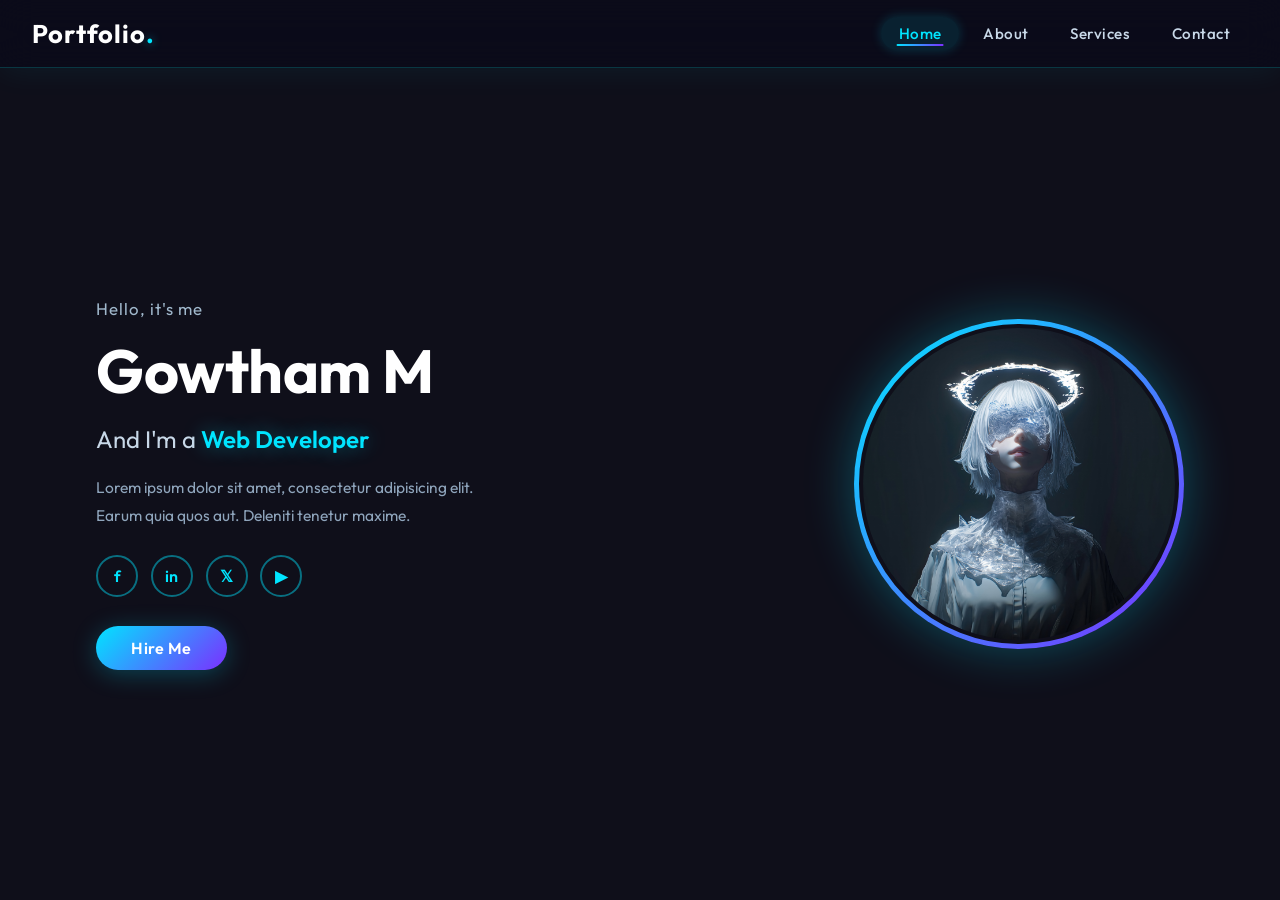
<file: index.html>
<!DOCTYPE html>
<html lang="en">

<head>
    <meta charset="UTF-8">
    <meta name="viewport" content="width=device-width, initial-scale=1.0">
    <title>Portfolio</title>
    <link rel="preconnect" href="https://fonts.googleapis.com">
    <link href="https://fonts.googleapis.com/css2?family=Outfit:wght@300;400;600;700&display=swap" rel="stylesheet">
    <link rel="stylesheet" href="style.css">
</head>

<body>
    <nav class="navbar">
        <a href="Home.html" class="nav-logo">Portfolio<span>.</span></a>
        <button class="hamburger" id="hamburger" aria-label="Toggle menu">
            <span></span><span></span><span></span>
        </button>
        <ul class="nav-links" id="navLinks">
            <li><a href="Home.html" class="active">Home</a></li>
            <li><a href="About.html">About</a></li>
            <li><a href="Service.html">Services</a></li>
            <li><a href="Contact.html">Contact</a></li>
        </ul>
        <div class="nav-overlay" id="navOverlay"></div>
    </nav>
    <script>
        const ham = document.getElementById('hamburger');
        const nav = document.getElementById('navLinks');
        const overlay = document.getElementById('navOverlay');
        ham.addEventListener('click', () => { nav.classList.toggle('open'); overlay.classList.toggle('show'); ham.classList.toggle('active'); });
        overlay.addEventListener('click', () => { nav.classList.remove('open'); overlay.classList.remove('show'); ham.classList.remove('active'); });
    </script>
    <section class="hero">
        <div class="hero-text">
            <p class="hero-greeting">Hello, it's me</p>
            <h1 class="hero-name">Gowtham M</h1>
            <h2 class="hero-role">And I'm a <span class="highlight">Web Developer</span></h2>
            <p class="hero-desc">Lorem ipsum dolor sit amet, consectetur adipisicing elit.<br>
                Earum quia quos aut. Deleniti tenetur maxime.</p>
            <div class="hero-socials">
                <a href="#" class="social-btn" title="Facebook">f</a>
                <a href="#" class="social-btn" title="LinkedIn">in</a>
                <a href="#" class="social-btn" title="Twitter">𝕏</a>
                <a href="#" class="social-btn" title="YouTube">▶</a>
            </div>
            <a href="Contact.html" class="hire-btn">Hire Me</a>
        </div>
        <div class="hero-photo">
            <div class="photo-ring">
                <div class="photo"></div>
            </div>
        </div>
    </section>

</body>

</html>
</file>
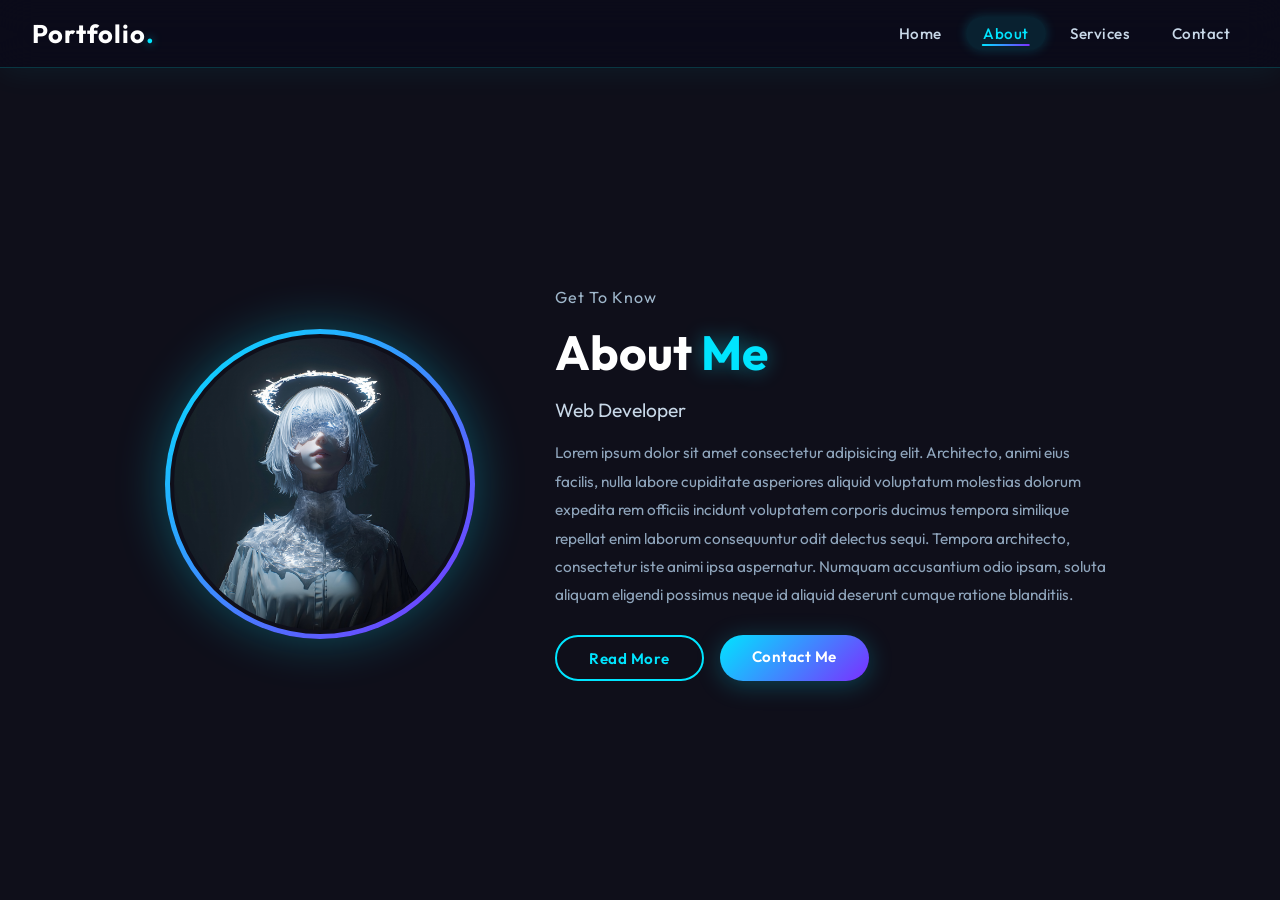
<file: About.html>
<!DOCTYPE html>
<html lang="en">

<head>
    <meta charset="UTF-8">
    <meta name="viewport" content="width=device-width, initial-scale=1.0">
    <title>About</title>
    <link rel="preconnect" href="https://fonts.googleapis.com">
    <link href="https://fonts.googleapis.com/css2?family=Outfit:wght@300;400;600;700&display=swap" rel="stylesheet">
    <link rel="stylesheet" href="About.css">
</head>

<body>
    <nav class="navbar">
        <a href="Home.html" class="nav-logo">Portfolio<span>.</span></a>
        <button class="hamburger" id="hamburger" aria-label="Toggle menu">
            <span></span><span></span><span></span>
        </button>
        <ul class="nav-links" id="navLinks">
            <li><a href="Home.html">Home</a></li>
            <li><a href="About.html" class="active">About</a></li>
            <li><a href="Service.html">Services</a></li>
            <li><a href="Contact.html">Contact</a></li>
        </ul>
        <div class="nav-overlay" id="navOverlay"></div>
    </nav>
    <script>
        const ham = document.getElementById('hamburger');
        const nav = document.getElementById('navLinks');
        const overlay = document.getElementById('navOverlay');
        ham.addEventListener('click', () => { nav.classList.toggle('open'); overlay.classList.toggle('show'); ham.classList.toggle('active'); });
        overlay.addEventListener('click', () => { nav.classList.remove('open'); overlay.classList.remove('show'); ham.classList.remove('active'); });
    </script>
    <section class="about-section">
        <div class="about-photo">
            <div class="photo-ring">
                <div class="photo"></div>
            </div>
        </div>
        <div class="about-text">
            <p class="section-label">Get To Know</p>
            <h1 class="about-title">About <span class="highlight">Me</span></h1>
            <h2 class="about-role">Web Developer</h2>
            <p class="about-desc">Lorem ipsum dolor sit amet consectetur adipisicing elit. Architecto, animi eius
                facilis, nulla labore cupiditate asperiores aliquid voluptatum molestias dolorum expedita rem
                officiis incidunt voluptatem corporis ducimus tempora similique repellat enim laborum consequuntur
                odit delectus sequi. Tempora architecto, consectetur iste animi ipsa aspernatur. Numquam accusantium
                odio ipsam, soluta aliquam eligendi possimus neque id aliquid deserunt cumque ratione blanditiis.</p>
            <div class="about-actions">
                <a href="#" class="read-btn">Read More</a>
                <a href="Contact.html" class="hire-btn">Contact Me</a>
            </div>
        </div>
    </section>


</body>

</html>
</file>
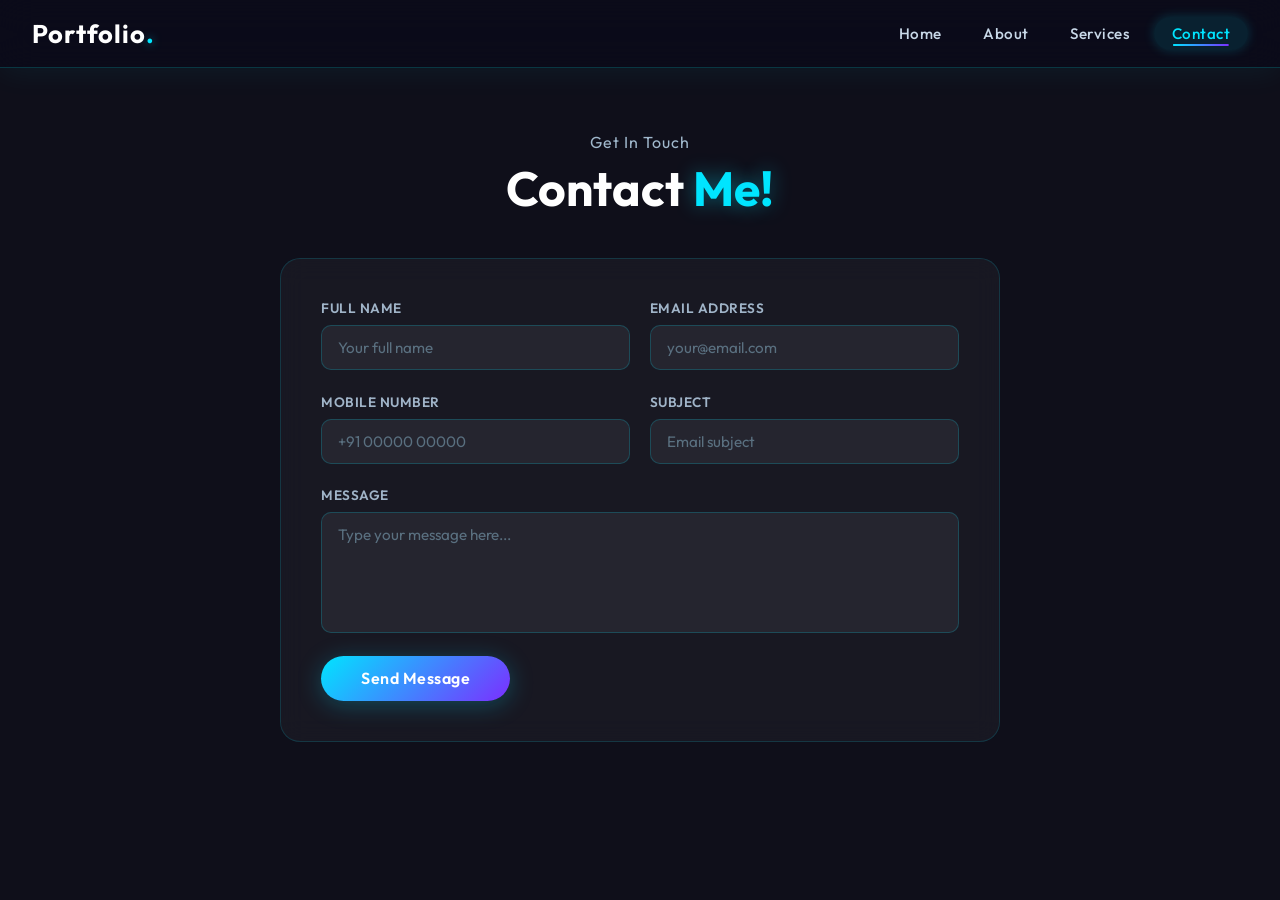
<file: Contact.html>
<!DOCTYPE html>
<html lang="en">

<head>
    <meta charset="UTF-8">
    <meta name="viewport" content="width=device-width, initial-scale=1.0">
    <title>Contact</title>
    <link rel="preconnect" href="https://fonts.googleapis.com">
    <link href="https://fonts.googleapis.com/css2?family=Outfit:wght@300;400;600;700&display=swap" rel="stylesheet">
    <link rel="stylesheet" href="Contact.css">
</head>

<body>
    <nav class="navbar">
        <a href="Home.html" class="nav-logo">Portfolio<span>.</span></a>
        <button class="hamburger" id="hamburger" aria-label="Toggle menu">
            <span></span><span></span><span></span>
        </button>
        <ul class="nav-links" id="navLinks">
            <li><a href="Home.html">Home</a></li>
            <li><a href="About.html">About</a></li>
            <li><a href="Service.html">Services</a></li>
            <li><a href="Contact.html" class="active">Contact</a></li>
        </ul>
        <div class="nav-overlay" id="navOverlay"></div>
    </nav>
    <script>
        const ham = document.getElementById('hamburger');
        const nav = document.getElementById('navLinks');
        const overlay = document.getElementById('navOverlay');
        ham.addEventListener('click', () => { nav.classList.toggle('open'); overlay.classList.toggle('show'); ham.classList.toggle('active'); });
        overlay.addEventListener('click', () => { nav.classList.remove('open'); overlay.classList.remove('show'); ham.classList.remove('active'); });
    </script>
    <section class="contact-section">
        <div class="contact-header">
            <p class="section-label">Get In Touch</p>
            <h1 class="contact-title">Contact <span class="highlight">Me!</span></h1>
        </div>
        <div class="contact-card">
            <form class="contact-form" onsubmit="return false;">
                <div class="form-row">
                    <div class="form-group">
                        <label>Full Name</label>
                        <input type="text" placeholder="Your full name">
                    </div>
                    <div class="form-group">
                        <label>Email Address</label>
                        <input type="email" placeholder="your@email.com">
                    </div>
                </div>
                <div class="form-row">
                    <div class="form-group">
                        <label>Mobile Number</label>
                        <input type="number" placeholder="+91 00000 00000">
                    </div>
                    <div class="form-group">
                        <label>Subject</label>
                        <input type="text" placeholder="Email subject">
                    </div>
                </div>
                <div class="form-group full-width">
                    <label>Message</label>
                    <textarea placeholder="Type your message here..." rows="5"></textarea>
                </div>
                <button type="submit" class="send-btn">Send Message</button>
            </form>
        </div>
    </section>

</body>

</html>
</file>
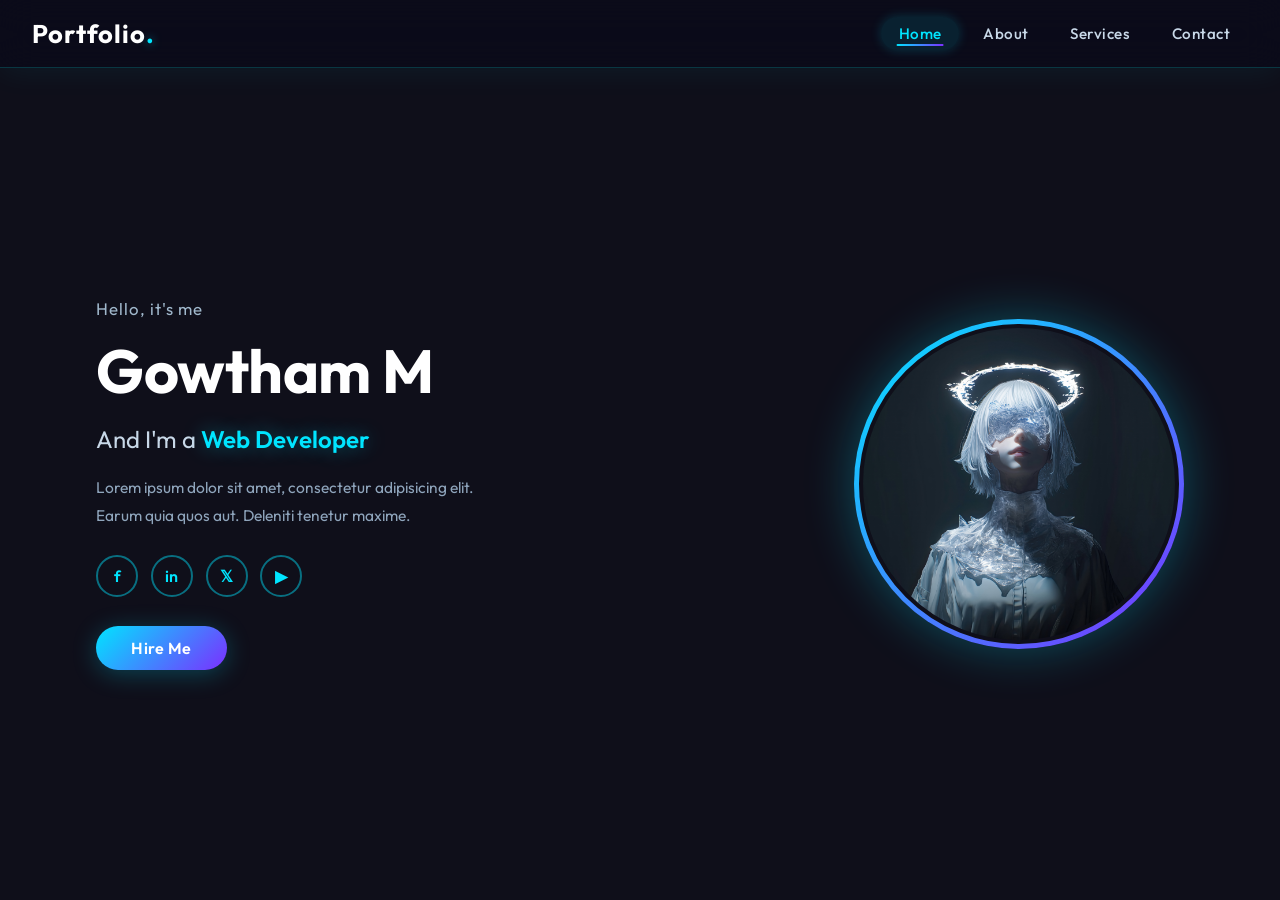
<file: Home.html>
<!DOCTYPE html>
<html lang="en">

<head>
    <meta charset="UTF-8">
    <meta name="viewport" content="width=device-width, initial-scale=1.0">
    <title>Portfolio</title>
    <link rel="preconnect" href="https://fonts.googleapis.com">
    <link href="https://fonts.googleapis.com/css2?family=Outfit:wght@300;400;600;700&display=swap" rel="stylesheet">
    <link rel="stylesheet" href="style.css">
</head>

<body>
    <nav class="navbar">
        <a href="Home.html" class="nav-logo">Portfolio<span>.</span></a>
        <button class="hamburger" id="hamburger" aria-label="Toggle menu">
            <span></span><span></span><span></span>
        </button>
        <ul class="nav-links" id="navLinks">
            <li><a href="Home.html" class="active">Home</a></li>
            <li><a href="About.html">About</a></li>
            <li><a href="Service.html">Services</a></li>
            <li><a href="Contact.html">Contact</a></li>
        </ul>
        <div class="nav-overlay" id="navOverlay"></div>
    </nav>
    <script>
        const ham = document.getElementById('hamburger');
        const nav = document.getElementById('navLinks');
        const overlay = document.getElementById('navOverlay');
        ham.addEventListener('click', () => { nav.classList.toggle('open'); overlay.classList.toggle('show'); ham.classList.toggle('active'); });
        overlay.addEventListener('click', () => { nav.classList.remove('open'); overlay.classList.remove('show'); ham.classList.remove('active'); });
    </script>
    <section class="hero">
        <div class="hero-text">
            <p class="hero-greeting">Hello, it's me</p>
            <h1 class="hero-name">Gowtham M</h1>
            <h2 class="hero-role">And I'm a <span class="highlight">Web Developer</span></h2>
            <p class="hero-desc">Lorem ipsum dolor sit amet, consectetur adipisicing elit.<br>
                Earum quia quos aut. Deleniti tenetur maxime.</p>
            <div class="hero-socials">
                <a href="#" class="social-btn" title="Facebook">f</a>
                <a href="#" class="social-btn" title="LinkedIn">in</a>
                <a href="#" class="social-btn" title="Twitter">𝕏</a>
                <a href="#" class="social-btn" title="YouTube">▶</a>
            </div>
            <a href="Contact.html" class="hire-btn">Hire Me</a>
        </div>
        <div class="hero-photo">
            <div class="photo-ring">
                <div class="photo"></div>
            </div>
        </div>
    </section>

</body>

</html>
</file>
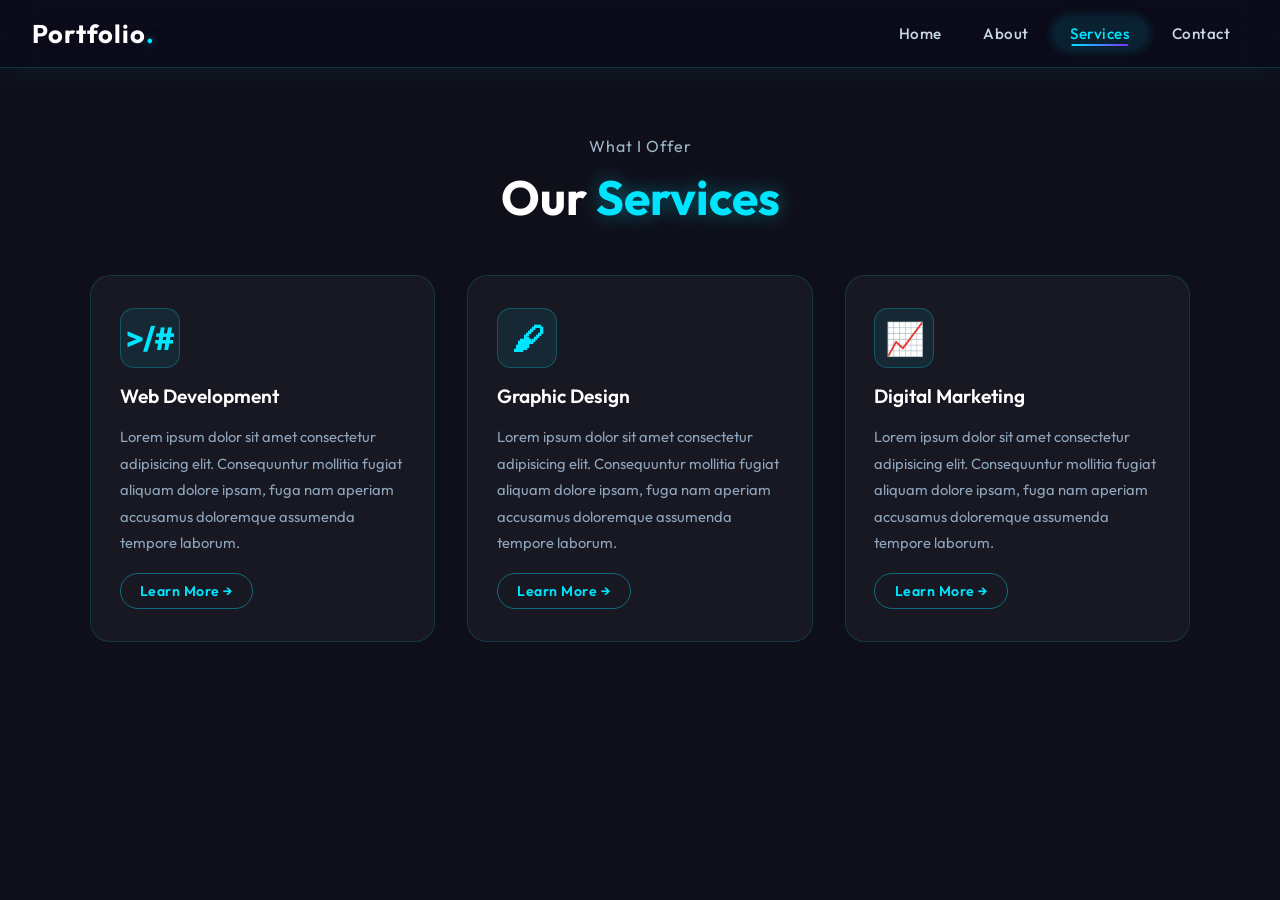
<file: Service.html>
<!DOCTYPE html>
<html lang="en">

<head>
    <meta charset="UTF-8">
    <meta name="viewport" content="width=device-width, initial-scale=1.0">
    <title>Service</title>
    <link rel="preconnect" href="https://fonts.googleapis.com">
    <link href="https://fonts.googleapis.com/css2?family=Outfit:wght@300;400;600;700&display=swap" rel="stylesheet">
    <link rel="stylesheet" href="Service.css">
</head>

<body>
    <nav class="navbar">
        <a href="Home.html" class="nav-logo">Portfolio<span>.</span></a>
        <button class="hamburger" id="hamburger" aria-label="Toggle menu">
            <span></span><span></span><span></span>
        </button>
        <ul class="nav-links" id="navLinks">
            <li><a href="Home.html">Home</a></li>
            <li><a href="About.html">About</a></li>
            <li><a href="Service.html" class="active">Services</a></li>
            <li><a href="Contact.html">Contact</a></li>
        </ul>
        <div class="nav-overlay" id="navOverlay"></div>
    </nav>
    <script>
        const ham = document.getElementById('hamburger');
        const nav = document.getElementById('navLinks');
        const overlay = document.getElementById('navOverlay');
        ham.addEventListener('click', () => { nav.classList.toggle('open'); overlay.classList.toggle('show'); ham.classList.toggle('active'); });
        overlay.addEventListener('click', () => { nav.classList.remove('open'); overlay.classList.remove('show'); ham.classList.remove('active'); });
    </script>
    <section class="services-section">
        <div class="services-header">
            <p class="section-label">What I Offer</p>
            <h1 class="services-title">Our <span class="highlight">Services</span></h1>
        </div>
        <div class="services-grid">
            <div class="service-card">
                <div class="service-icon">&gt;/#</div>
                <h3>Web Development</h3>
                <p>Lorem ipsum dolor sit amet consectetur adipisicing elit. Consequuntur mollitia fugiat aliquam dolore
                    ipsam, fuga nam aperiam accusamus doloremque assumenda tempore laborum.</p>
                <a href="#" class="learn-btn">Learn More →</a>
            </div>
            <div class="service-card">
                <div class="service-icon">🖌</div>
                <h3>Graphic Design</h3>
                <p>Lorem ipsum dolor sit amet consectetur adipisicing elit. Consequuntur mollitia fugiat aliquam dolore
                    ipsam, fuga nam aperiam accusamus doloremque assumenda tempore laborum.</p>
                <a href="#" class="learn-btn">Learn More →</a>
            </div>
            <div class="service-card">
                <div class="service-icon">📈</div>
                <h3>Digital Marketing</h3>
                <p>Lorem ipsum dolor sit amet consectetur adipisicing elit. Consequuntur mollitia fugiat aliquam dolore
                    ipsam, fuga nam aperiam accusamus doloremque assumenda tempore laborum.</p>
                <a href="#" class="learn-btn">Learn More →</a>
            </div>
        </div>
    </section>
</body>

</html>
</file>
<file: style.css>
/* ===== GLOBAL RESET & BASE ===== */
*,
*::before,
*::after {
    margin: 0;
    padding: 0;
    box-sizing: border-box;
}

body {
    background-color: #0f0f1a;
    color: #e0e0e0;
    font-family: 'Outfit', 'Gill Sans', sans-serif;
}

/* ===== NAVBAR ===== */
.navbar {
    position: sticky;
    top: 0;
    z-index: 1000;
    display: flex;
    align-items: center;
    justify-content: space-between;
    padding: 0 2rem;
    height: 68px;
    background: rgba(10, 10, 25, 0.72);
    backdrop-filter: blur(18px);
    -webkit-backdrop-filter: blur(18px);
    border-bottom: 1px solid rgba(0, 255, 255, 0.18);
    box-shadow: 0 4px 32px rgba(0, 255, 255, 0.06);
}

/* Logo */
.nav-logo {
    font-size: 1.6rem;
    font-weight: 700;
    color: #ffffff;
    text-decoration: none;
    letter-spacing: 1px;
    transition: color 0.3s;
}

.nav-logo span {
    color: #00e5ff;
    text-shadow: 0 0 10px #00e5ffaa;
}

.nav-logo:hover {
    color: #00e5ff;
}

/* Nav links list */
.nav-links {
    display: flex;
    align-items: center;
    gap: 0.4rem;
    list-style: none;
}

/* Individual nav items */
.nav-links li a {
    position: relative;
    display: inline-block;
    padding: 0.45rem 1.1rem;
    font-size: 0.95rem;
    font-weight: 500;
    color: #c8d8e8;
    text-decoration: none;
    border-radius: 50px;
    letter-spacing: 0.5px;
    transition: color 0.3s, background 0.3s;
}

/* Hover underline animation */
.nav-links li a::after {
    content: '';
    position: absolute;
    bottom: 4px;
    left: 50%;
    width: 0;
    height: 2px;
    background: linear-gradient(90deg, #00e5ff, #7b2fff);
    border-radius: 2px;
    transform: translateX(-50%);
    transition: width 0.35s ease;
}

.nav-links li a:hover {
    color: #ffffff;
}

.nav-links li a:hover::after {
    width: 60%;
}

/* Active link */
.nav-links li a.active {
    color: #00e5ff;
    background: rgba(0, 229, 255, 0.1);
    box-shadow: 0 0 12px rgba(0, 229, 255, 0.2);
}

.nav-links li a.active::after {
    width: 60%;
}

/* ===== HAMBURGER BUTTON ===== */
.hamburger {
    display: none;
    flex-direction: column;
    gap: 5px;
    background: none;
    border: none;
    cursor: pointer;
    padding: 6px;
    z-index: 1100;
}

.hamburger span {
    display: block;
    width: 26px;
    height: 3px;
    background: #00e5ff;
    border-radius: 3px;
    transition: all 0.35s ease;
}

/* X animation */
.hamburger.active span:nth-child(1) {
    transform: translateY(8px) rotate(45deg);
}

.hamburger.active span:nth-child(2) {
    opacity: 0;
    transform: scaleX(0);
}

.hamburger.active span:nth-child(3) {
    transform: translateY(-8px) rotate(-45deg);
}

/* Mobile overlay */
.nav-overlay {
    display: none;
    position: fixed;
    inset: 0;
    background: rgba(0, 0, 0, 0.55);
    z-index: 900;
}

.nav-overlay.show {
    display: block;
}

/* ===== RESPONSIVE ===== */
@media (max-width: 768px) {
    .hamburger {
        display: flex;
    }

    .nav-links {
        flex-direction: column;
        align-items: flex-start;
        gap: 0;
        position: fixed;
        top: 0;
        right: -100%;
        width: 240px;
        height: 100vh;
        background: rgba(10, 10, 28, 0.97);
        backdrop-filter: blur(20px);
        padding: 80px 1.5rem 2rem;
        border-left: 1px solid rgba(0, 229, 255, 0.15);
        transition: right 0.4s cubic-bezier(.77, 0, .18, 1);
        z-index: 1000;
    }

    .nav-links.open {
        right: 0;
    }

    .nav-links li {
        width: 100%;
    }

    .nav-links li a {
        width: 100%;
        display: block;
        padding: 0.8rem 1rem;
        border-radius: 8px;
    }
}

/* ===== HERO SECTION ===== */
.hero {
    display: flex;
    align-items: center;
    justify-content: space-between;
    min-height: calc(100vh - 68px);
    padding: 4rem 6rem;
    gap: 3rem;
}

/* Left: Text content */
.hero-text {
    flex: 1;
    display: flex;
    flex-direction: column;
    gap: 1.2rem;
    max-width: 560px;
}

.hero-greeting {
    font-size: 1.05rem;
    font-weight: 400;
    color: #a0b8cc;
    letter-spacing: 1px;
}

.hero-name {
    font-size: clamp(2.4rem, 5vw, 3.8rem);
    font-weight: 700;
    color: #ffffff;
    line-height: 1.1;
    letter-spacing: -0.5px;
}

.hero-role {
    font-size: clamp(1.1rem, 2.5vw, 1.5rem);
    font-weight: 400;
    color: #c8d8e8;
    display: block;
}

.highlight {
    color: #00e5ff;
    text-shadow: 0 0 20px rgba(0, 229, 255, 0.4);
    font-weight: 600;
}

.hero-desc {
    font-size: 0.97rem;
    color: #8fa5bc;
    line-height: 1.8;
    max-width: 420px;
}

/* Social icons */
.hero-socials {
    display: flex;
    gap: 0.8rem;
    margin-top: 0.4rem;
}

.social-btn {
    display: inline-flex;
    align-items: center;
    justify-content: center;
    width: 42px;
    height: 42px;
    border-radius: 50%;
    border: 2px solid rgba(0, 229, 255, 0.45);
    color: #00e5ff;
    text-decoration: none;
    font-size: 1rem;
    font-weight: 600;
    transition: background 0.3s, border-color 0.3s, box-shadow 0.3s, transform 0.2s;
}

.social-btn:hover {
    background: rgba(0, 229, 255, 0.15);
    border-color: #00e5ff;
    box-shadow: 0 0 16px rgba(0, 229, 255, 0.3);
    transform: translateY(-3px);
}

/* Hire Me button */
.hire-btn {
    display: inline-block;
    margin-top: 0.6rem;
    padding: 0.75rem 2.2rem;
    background: linear-gradient(135deg, #00e5ff, #7b2fff);
    color: #fff;
    border-radius: 50px;
    font-size: 1rem;
    font-weight: 600;
    text-decoration: none;
    letter-spacing: 0.5px;
    box-shadow: 0 4px 24px rgba(0, 229, 255, 0.25);
    transition: opacity 0.3s, transform 0.2s, box-shadow 0.3s;
    align-self: flex-start;
}

.hire-btn:hover {
    opacity: 0.88;
    transform: translateY(-2px);
    box-shadow: 0 8px 36px rgba(0, 229, 255, 0.4);
}

/* Right: Photo */
.hero-photo {
    flex: 0 0 auto;
    display: flex;
    align-items: center;
    justify-content: center;
}

.photo-ring {
    padding: 5px;
    border-radius: 50%;
    background: linear-gradient(135deg, #00e5ff, #7b2fff);
    box-shadow: 0 0 50px rgba(0, 229, 255, 0.3);
    animation: pulse-ring 3s ease-in-out infinite;
}

@keyframes pulse-ring {

    0%,
    100% {
        box-shadow: 0 0 40px rgba(0, 229, 255, 0.25);
    }

    50% {
        box-shadow: 0 0 70px rgba(0, 229, 255, 0.55);
    }
}

.photo {
    width: 320px;
    height: 320px;
    border-radius: 50%;
    border: 4px solid #0f0f1a;
    background-image: url(anime-girl-with-white-hair-8k-wallpaper-uhdpaper.com-693@2@b.jpg);
    background-position: center top;
    background-size: cover;
}

/* ===== RESPONSIVE HERO ===== */
@media (max-width: 900px) {
    .hero {
        flex-direction: column-reverse;
        padding: 3rem 2rem;
        text-align: center;
        min-height: auto;
    }

    .hero-text {
        align-items: center;
        max-width: 100%;
    }

    .hire-btn {
        align-self: center;
    }

    .hero-desc {
        max-width: 100%;
    }

    .photo {
        width: 240px;
        height: 240px;
    }
}

h1,
h2,
h3,
p {
    font-family: 'Outfit', 'Gill Sans', sans-serif;
}
</file>
<file: About.css>
/* ===== GLOBAL RESET & BASE ===== */
*,
*::before,
*::after {
    margin: 0;
    padding: 0;
    box-sizing: border-box;
}

body {
    background-color: #0f0f1a;
    color: #e0e0e0;
    font-family: 'Outfit', 'Gill Sans', sans-serif;
}

/* ===== NAVBAR ===== */
.navbar {
    position: sticky;
    top: 0;
    z-index: 1000;
    display: flex;
    align-items: center;
    justify-content: space-between;
    padding: 0 2rem;
    height: 68px;
    background: rgba(10, 10, 25, 0.72);
    backdrop-filter: blur(18px);
    -webkit-backdrop-filter: blur(18px);
    border-bottom: 1px solid rgba(0, 255, 255, 0.18);
    box-shadow: 0 4px 32px rgba(0, 255, 255, 0.06);
}

.nav-logo {
    font-size: 1.6rem;
    font-weight: 700;
    color: #ffffff;
    text-decoration: none;
    letter-spacing: 1px;
    transition: color 0.3s;
}

.nav-logo span {
    color: #00e5ff;
    text-shadow: 0 0 10px #00e5ffaa;
}

.nav-logo:hover {
    color: #00e5ff;
}

.nav-links {
    display: flex;
    align-items: center;
    gap: 0.4rem;
    list-style: none;
}

.nav-links li a {
    position: relative;
    display: inline-block;
    padding: 0.45rem 1.1rem;
    font-size: 0.95rem;
    font-weight: 500;
    color: #c8d8e8;
    text-decoration: none;
    border-radius: 50px;
    letter-spacing: 0.5px;
    transition: color 0.3s, background 0.3s;
}

.nav-links li a::after {
    content: '';
    position: absolute;
    bottom: 4px;
    left: 50%;
    width: 0;
    height: 2px;
    background: linear-gradient(90deg, #00e5ff, #7b2fff);
    border-radius: 2px;
    transform: translateX(-50%);
    transition: width 0.35s ease;
}

.nav-links li a:hover {
    color: #ffffff;
}

.nav-links li a:hover::after {
    width: 60%;
}

.nav-links li a.active {
    color: #00e5ff;
    background: rgba(0, 229, 255, 0.1);
    box-shadow: 0 0 12px rgba(0, 229, 255, 0.2);
}

.nav-links li a.active::after {
    width: 60%;
}

.hamburger {
    display: none;
    flex-direction: column;
    gap: 5px;
    background: none;
    border: none;
    cursor: pointer;
    padding: 6px;
    z-index: 1100;
}

.hamburger span {
    display: block;
    width: 26px;
    height: 3px;
    background: #00e5ff;
    border-radius: 3px;
    transition: all 0.35s ease;
}

.hamburger.active span:nth-child(1) {
    transform: translateY(8px) rotate(45deg);
}

.hamburger.active span:nth-child(2) {
    opacity: 0;
    transform: scaleX(0);
}

.hamburger.active span:nth-child(3) {
    transform: translateY(-8px) rotate(-45deg);
}

.nav-overlay {
    display: none;
    position: fixed;
    inset: 0;
    background: rgba(0, 0, 0, 0.55);
    z-index: 900;
}

.nav-overlay.show {
    display: block;
}

@media (max-width: 768px) {
    .hamburger {
        display: flex;
    }

    .nav-links {
        flex-direction: column;
        align-items: flex-start;
        gap: 0;
        position: fixed;
        top: 0;
        right: -100%;
        width: 240px;
        height: 100vh;
        background: rgba(10, 10, 28, 0.97);
        backdrop-filter: blur(20px);
        padding: 80px 1.5rem 2rem;
        border-left: 1px solid rgba(0, 229, 255, 0.15);
        transition: right 0.4s cubic-bezier(.77, 0, .18, 1);
        z-index: 1000;
    }

    .nav-links.open {
        right: 0;
    }

    .nav-links li {
        width: 100%;
    }

    .nav-links li a {
        width: 100%;
        display: block;
        padding: 0.8rem 1rem;
        border-radius: 8px;
    }
}

/* ===== ABOUT PAGE STYLES ===== */
.about-section {
    display: flex;
    align-items: center;
    justify-content: center;
    gap: 5rem;
    min-height: calc(100vh - 68px);
    padding: 4rem 6rem;
}

/* Photo side */
.about-photo {
    flex: 0 0 auto;
    display: flex;
    align-items: center;
    justify-content: center;
}

.photo-ring {
    padding: 5px;
    border-radius: 50%;
    background: linear-gradient(135deg, #00e5ff, #7b2fff);
    box-shadow: 0 0 50px rgba(0, 229, 255, 0.3);
    animation: pulse-ring 3s ease-in-out infinite;
}

@keyframes pulse-ring {

    0%,
    100% {
        box-shadow: 0 0 40px rgba(0, 229, 255, 0.25);
    }

    50% {
        box-shadow: 0 0 70px rgba(0, 229, 255, 0.55);
    }
}

.photo {
    width: 300px;
    height: 300px;
    border-radius: 50%;
    border: 4px solid #0f0f1a;
    background-image: url(anime-girl-with-white-hair-8k-wallpaper-uhdpaper.com-693@2@b.jpg);
    background-position: center top;
    background-size: cover;
}

/* Text side */
.about-text {
    flex: 1;
    display: flex;
    flex-direction: column;
    gap: 1.1rem;
    max-width: 560px;
}

.section-label {
    font-size: 1rem;
    font-weight: 400;
    color: #a0b8cc;
    letter-spacing: 1px;
}

.about-title {
    font-size: clamp(2rem, 4vw, 3rem);
    font-weight: 700;
    color: #ffffff;
    line-height: 1.15;
}

.highlight {
    color: #00e5ff;
    text-shadow: 0 0 20px rgba(0, 229, 255, 0.4);
}

.about-role {
    font-size: 1.2rem;
    font-weight: 400;
    color: #c8d8e8;
}

.about-desc {
    font-size: 0.96rem;
    color: #8fa5bc;
    line-height: 1.85;
}

/* Action buttons */
.about-actions {
    display: flex;
    gap: 1rem;
    margin-top: 0.5rem;
    flex-wrap: wrap;
}

.read-btn {
    display: inline-block;
    padding: 0.7rem 2rem;
    border: 2px solid #00e5ff;
    color: #00e5ff;
    border-radius: 50px;
    font-size: 0.95rem;
    font-weight: 600;
    text-decoration: none;
    letter-spacing: 0.5px;
    transition: background 0.3s, color 0.3s, transform 0.2s;
}

.read-btn:hover {
    background: rgba(0, 229, 255, 0.12);
    transform: translateY(-2px);
}

.hire-btn {
    display: inline-block;
    padding: 0.7rem 2rem;
    background: linear-gradient(135deg, #00e5ff, #7b2fff);
    color: #fff;
    border-radius: 50px;
    font-size: 0.95rem;
    font-weight: 600;
    text-decoration: none;
    letter-spacing: 0.5px;
    box-shadow: 0 4px 24px rgba(0, 229, 255, 0.25);
    transition: opacity 0.3s, transform 0.2s;
}

.hire-btn:hover {
    opacity: 0.88;
    transform: translateY(-2px);
}

/* Responsive */
@media (max-width: 900px) {
    .about-section {
        flex-direction: column;
        padding: 3rem 2rem;
        text-align: center;
        gap: 2.5rem;
    }

    .about-text {
        align-items: center;
        max-width: 100%;
    }

    .about-actions {
        justify-content: center;
    }

    .photo {
        width: 220px;
        height: 220px;
    }
}

h1,
h2,
h3,
p {
    font-family: 'Outfit', 'Gill Sans', sans-serif;
}
</file>
<file: Contact.css>
/* ===== GLOBAL RESET & BASE ===== */
*,
*::before,
*::after {
    margin: 0;
    padding: 0;
    box-sizing: border-box;
}

body {
    background-color: #0f0f1a;
    color: #e0e0e0;
    font-family: 'Outfit', 'Gill Sans', sans-serif;
}

/* ===== NAVBAR ===== */
.navbar {
    position: sticky;
    top: 0;
    z-index: 1000;
    display: flex;
    align-items: center;
    justify-content: space-between;
    padding: 0 2rem;
    height: 68px;
    background: rgba(10, 10, 25, 0.72);
    backdrop-filter: blur(18px);
    -webkit-backdrop-filter: blur(18px);
    border-bottom: 1px solid rgba(0, 255, 255, 0.18);
    box-shadow: 0 4px 32px rgba(0, 255, 255, 0.06);
}

.nav-logo {
    font-size: 1.6rem;
    font-weight: 700;
    color: #ffffff;
    text-decoration: none;
    letter-spacing: 1px;
    transition: color 0.3s;
}

.nav-logo span {
    color: #00e5ff;
    text-shadow: 0 0 10px #00e5ffaa;
}

.nav-logo:hover {
    color: #00e5ff;
}

.nav-links {
    display: flex;
    align-items: center;
    gap: 0.4rem;
    list-style: none;
}

.nav-links li a {
    position: relative;
    display: inline-block;
    padding: 0.45rem 1.1rem;
    font-size: 0.95rem;
    font-weight: 500;
    color: #c8d8e8;
    text-decoration: none;
    border-radius: 50px;
    letter-spacing: 0.5px;
    transition: color 0.3s, background 0.3s;
}

.nav-links li a::after {
    content: '';
    position: absolute;
    bottom: 4px;
    left: 50%;
    width: 0;
    height: 2px;
    background: linear-gradient(90deg, #00e5ff, #7b2fff);
    border-radius: 2px;
    transform: translateX(-50%);
    transition: width 0.35s ease;
}

.nav-links li a:hover {
    color: #ffffff;
}

.nav-links li a:hover::after {
    width: 60%;
}

.nav-links li a.active {
    color: #00e5ff;
    background: rgba(0, 229, 255, 0.1);
    box-shadow: 0 0 12px rgba(0, 229, 255, 0.2);
}

.nav-links li a.active::after {
    width: 60%;
}

.hamburger {
    display: none;
    flex-direction: column;
    gap: 5px;
    background: none;
    border: none;
    cursor: pointer;
    padding: 6px;
    z-index: 1100;
}

.hamburger span {
    display: block;
    width: 26px;
    height: 3px;
    background: #00e5ff;
    border-radius: 3px;
    transition: all 0.35s ease;
}

.hamburger.active span:nth-child(1) {
    transform: translateY(8px) rotate(45deg);
}

.hamburger.active span:nth-child(2) {
    opacity: 0;
    transform: scaleX(0);
}

.hamburger.active span:nth-child(3) {
    transform: translateY(-8px) rotate(-45deg);
}

.nav-overlay {
    display: none;
    position: fixed;
    inset: 0;
    background: rgba(0, 0, 0, 0.55);
    z-index: 900;
}

.nav-overlay.show {
    display: block;
}

@media (max-width: 768px) {
    .hamburger {
        display: flex;
    }

    .nav-links {
        flex-direction: column;
        align-items: flex-start;
        gap: 0;
        position: fixed;
        top: 0;
        right: -100%;
        width: 240px;
        height: 100vh;
        background: rgba(10, 10, 28, 0.97);
        backdrop-filter: blur(20px);
        padding: 80px 1.5rem 2rem;
        border-left: 1px solid rgba(0, 229, 255, 0.15);
        transition: right 0.4s cubic-bezier(.77, 0, .18, 1);
        z-index: 1000;
    }

    .nav-links.open {
        right: 0;
    }

    .nav-links li {
        width: 100%;
    }

    .nav-links li a {
        width: 100%;
        display: block;
        padding: 0.8rem 1rem;
        border-radius: 8px;
    }
}

/* ===== CONTACT PAGE STYLES ===== */
.contact-section {
    display: flex;
    flex-direction: column;
    align-items: center;
    padding: 4rem 2rem 5rem;
    min-height: calc(100vh - 68px);
    gap: 2.5rem;
}

.contact-header {
    text-align: center;
}

.section-label {
    font-size: 1rem;
    font-weight: 400;
    color: #a0b8cc;
    letter-spacing: 1px;
    margin-bottom: 0.4rem;
}

.contact-title {
    font-size: clamp(2rem, 4vw, 3rem);
    font-weight: 700;
    color: #ffffff;
}

.highlight {
    color: #00e5ff;
    text-shadow: 0 0 20px rgba(0, 229, 255, 0.4);
}

/* Form card */
.contact-card {
    width: 100%;
    max-width: 720px;
    background: rgba(255, 255, 255, 0.04);
    border: 1px solid rgba(0, 229, 255, 0.15);
    border-radius: 20px;
    padding: 2.5rem;
    backdrop-filter: blur(12px);
}

.contact-form {
    display: flex;
    flex-direction: column;
    gap: 1.4rem;
}

.form-row {
    display: grid;
    grid-template-columns: 1fr 1fr;
    gap: 1.2rem;
}

.form-group {
    display: flex;
    flex-direction: column;
    gap: 0.5rem;
}

.form-group.full-width {
    grid-column: 1 / -1;
}

label {
    font-size: 0.85rem;
    font-weight: 600;
    color: #a0b4c8;
    letter-spacing: 0.5px;
    text-transform: uppercase;
}

input,
textarea {
    width: 100%;
    padding: 0.75rem 1rem;
    background: rgba(255, 255, 255, 0.06);
    border: 1px solid rgba(0, 229, 255, 0.2);
    border-radius: 10px;
    color: #e0e0e0;
    font-size: 0.95rem;
    font-family: 'Outfit', sans-serif;
    outline: none;
    transition: border-color 0.3s, box-shadow 0.3s;
    resize: none;
}

input:focus,
textarea:focus {
    border-color: #00e5ff;
    box-shadow: 0 0 0 3px rgba(0, 229, 255, 0.1);
}

input::placeholder,
textarea::placeholder {
    color: #5a7080;
}

/* Send button */
.send-btn {
    align-self: flex-start;
    padding: 0.8rem 2.5rem;
    background: linear-gradient(135deg, #00e5ff, #7b2fff);
    color: #fff;
    border: none;
    border-radius: 50px;
    font-size: 1rem;
    font-weight: 600;
    font-family: 'Outfit', sans-serif;
    cursor: pointer;
    letter-spacing: 0.5px;
    box-shadow: 0 4px 24px rgba(0, 229, 255, 0.25);
    transition: opacity 0.3s, transform 0.2s, box-shadow 0.3s;
}

.send-btn:hover {
    opacity: 0.88;
    transform: translateY(-2px);
    box-shadow: 0 8px 36px rgba(0, 229, 255, 0.4);
}

/* Responsive */
@media (max-width: 600px) {
    .form-row {
        grid-template-columns: 1fr;
    }

    .contact-card {
        padding: 1.5rem;
    }

    .send-btn {
        align-self: stretch;
        text-align: center;
    }
}

h1,
h2,
h3,
p {
    font-family: 'Outfit', 'Gill Sans', sans-serif;
}

h2 {
    color: #00e5ff;
    margin-top: 10px;
    margin-bottom: 20px;
    padding: 3px;
}
</file>
<file: Service.css>
/* ===== GLOBAL RESET & BASE ===== */
*,
*::before,
*::after {
    margin: 0;
    padding: 0;
    box-sizing: border-box;
}

body {
    background-color: #0f0f1a;
    color: #e0e0e0;
    font-family: 'Outfit', 'Gill Sans', sans-serif;
}

/* ===== NAVBAR ===== */
.navbar {
    position: sticky;
    top: 0;
    z-index: 1000;
    display: flex;
    align-items: center;
    justify-content: space-between;
    padding: 0 2rem;
    height: 68px;
    background: rgba(10, 10, 25, 0.72);
    backdrop-filter: blur(18px);
    -webkit-backdrop-filter: blur(18px);
    border-bottom: 1px solid rgba(0, 255, 255, 0.18);
    box-shadow: 0 4px 32px rgba(0, 255, 255, 0.06);
}

.nav-logo {
    font-size: 1.6rem;
    font-weight: 700;
    color: #ffffff;
    text-decoration: none;
    letter-spacing: 1px;
    transition: color 0.3s;
}

.nav-logo span {
    color: #00e5ff;
    text-shadow: 0 0 10px #00e5ffaa;
}

.nav-logo:hover {
    color: #00e5ff;
}

.nav-links {
    display: flex;
    align-items: center;
    gap: 0.4rem;
    list-style: none;
}

.nav-links li a {
    position: relative;
    display: inline-block;
    padding: 0.45rem 1.1rem;
    font-size: 0.95rem;
    font-weight: 500;
    color: #c8d8e8;
    text-decoration: none;
    border-radius: 50px;
    letter-spacing: 0.5px;
    transition: color 0.3s, background 0.3s;
}

.nav-links li a::after {
    content: '';
    position: absolute;
    bottom: 4px;
    left: 50%;
    width: 0;
    height: 2px;
    background: linear-gradient(90deg, #00e5ff, #7b2fff);
    border-radius: 2px;
    transform: translateX(-50%);
    transition: width 0.35s ease;
}

.nav-links li a:hover {
    color: #ffffff;
}

.nav-links li a:hover::after {
    width: 60%;
}

.nav-links li a.active {
    color: #00e5ff;
    background: rgba(0, 229, 255, 0.1);
    box-shadow: 0 0 12px rgba(0, 229, 255, 0.2);
}

.nav-links li a.active::after {
    width: 60%;
}

.hamburger {
    display: none;
    flex-direction: column;
    gap: 5px;
    background: none;
    border: none;
    cursor: pointer;
    padding: 6px;
    z-index: 1100;
}

.hamburger span {
    display: block;
    width: 26px;
    height: 3px;
    background: #00e5ff;
    border-radius: 3px;
    transition: all 0.35s ease;
}

.hamburger.active span:nth-child(1) {
    transform: translateY(8px) rotate(45deg);
}

.hamburger.active span:nth-child(2) {
    opacity: 0;
    transform: scaleX(0);
}

.hamburger.active span:nth-child(3) {
    transform: translateY(-8px) rotate(-45deg);
}

.nav-overlay {
    display: none;
    position: fixed;
    inset: 0;
    background: rgba(0, 0, 0, 0.55);
    z-index: 900;
}

.nav-overlay.show {
    display: block;
}

@media (max-width: 768px) {
    .hamburger {
        display: flex;
    }

    .nav-links {
        flex-direction: column;
        align-items: flex-start;
        gap: 0;
        position: fixed;
        top: 0;
        right: -100%;
        width: 240px;
        height: 100vh;
        background: rgba(10, 10, 28, 0.97);
        backdrop-filter: blur(20px);
        padding: 80px 1.5rem 2rem;
        border-left: 1px solid rgba(0, 229, 255, 0.15);
        transition: right 0.4s cubic-bezier(.77, 0, .18, 1);
        z-index: 1000;
    }

    .nav-links.open {
        right: 0;
    }

    .nav-links li {
        width: 100%;
    }

    .nav-links li a {
        width: 100%;
        display: block;
        padding: 0.8rem 1rem;
        border-radius: 8px;
    }
}

/* ===== SERVICE PAGE STYLES ===== */
.services-section {
    display: flex;
    flex-direction: column;
    align-items: center;
    padding: 4rem 4rem 5rem;
    min-height: calc(100vh - 68px);
    gap: 3rem;
}

.services-header {
    text-align: center;
}

.section-label {
    font-size: 1rem;
    font-weight: 400;
    color: #a0b8cc;
    letter-spacing: 1px;
    margin-bottom: 0.4rem;
}

.services-title {
    font-size: clamp(2rem, 4vw, 3rem);
    font-weight: 700;
    color: #ffffff;
}

.highlight {
    color: #00e5ff;
    text-shadow: 0 0 20px rgba(0, 229, 255, 0.4);
}

/* 3-column grid */
.services-grid {
    display: grid;
    grid-template-columns: repeat(3, 1fr);
    gap: 2rem;
    width: 100%;
    max-width: 1100px;
}

/* Individual cards */
.service-card {
    display: flex;
    flex-direction: column;
    align-items: flex-start;
    gap: 1rem;
    padding: 2rem 1.8rem;
    background: rgba(255, 255, 255, 0.04);
    border: 1px solid rgba(0, 229, 255, 0.15);
    border-radius: 20px;
    backdrop-filter: blur(10px);
    transition: transform 0.3s, box-shadow 0.3s, border-color 0.3s;
}

.service-card:hover {
    transform: translateY(-8px);
    box-shadow: 0 16px 48px rgba(0, 229, 255, 0.15);
    border-color: rgba(0, 229, 255, 0.4);
}

/* Icon */
.service-icon {
    font-size: 2rem;
    width: 60px;
    height: 60px;
    display: flex;
    align-items: center;
    justify-content: center;
    background: rgba(0, 229, 255, 0.08);
    border: 1px solid rgba(0, 229, 255, 0.25);
    border-radius: 14px;
    color: #00e5ff;
    font-weight: 700;
    letter-spacing: -1px;
}

h3 {
    font-size: 1.2rem;
    font-weight: 600;
    color: #ffffff;
}

p {
    font-size: 0.92rem;
    color: #8fa5bc;
    line-height: 1.8;
    flex: 1;
}

/* Learn More link */
.learn-btn {
    display: inline-block;
    padding: 0.5rem 1.2rem;
    border: 1.5px solid rgba(0, 229, 255, 0.4);
    color: #00e5ff;
    border-radius: 50px;
    font-size: 0.88rem;
    font-weight: 600;
    text-decoration: none;
    letter-spacing: 0.5px;
    transition: background 0.3s, border-color 0.3s, transform 0.2s;
    margin-top: auto;
}

.learn-btn:hover {
    background: rgba(0, 229, 255, 0.12);
    border-color: #00e5ff;
    transform: translateX(4px);
}

/* Responsive */
@media (max-width: 900px) {
    .services-grid {
        grid-template-columns: 1fr 1fr;
    }

    .services-section {
        padding: 3rem 2rem 4rem;
    }
}

@media (max-width: 580px) {
    .services-grid {
        grid-template-columns: 1fr;
    }
}

h1,
h2,
h3,
p {
    font-family: 'Outfit', 'Gill Sans', sans-serif;
}
</file>
